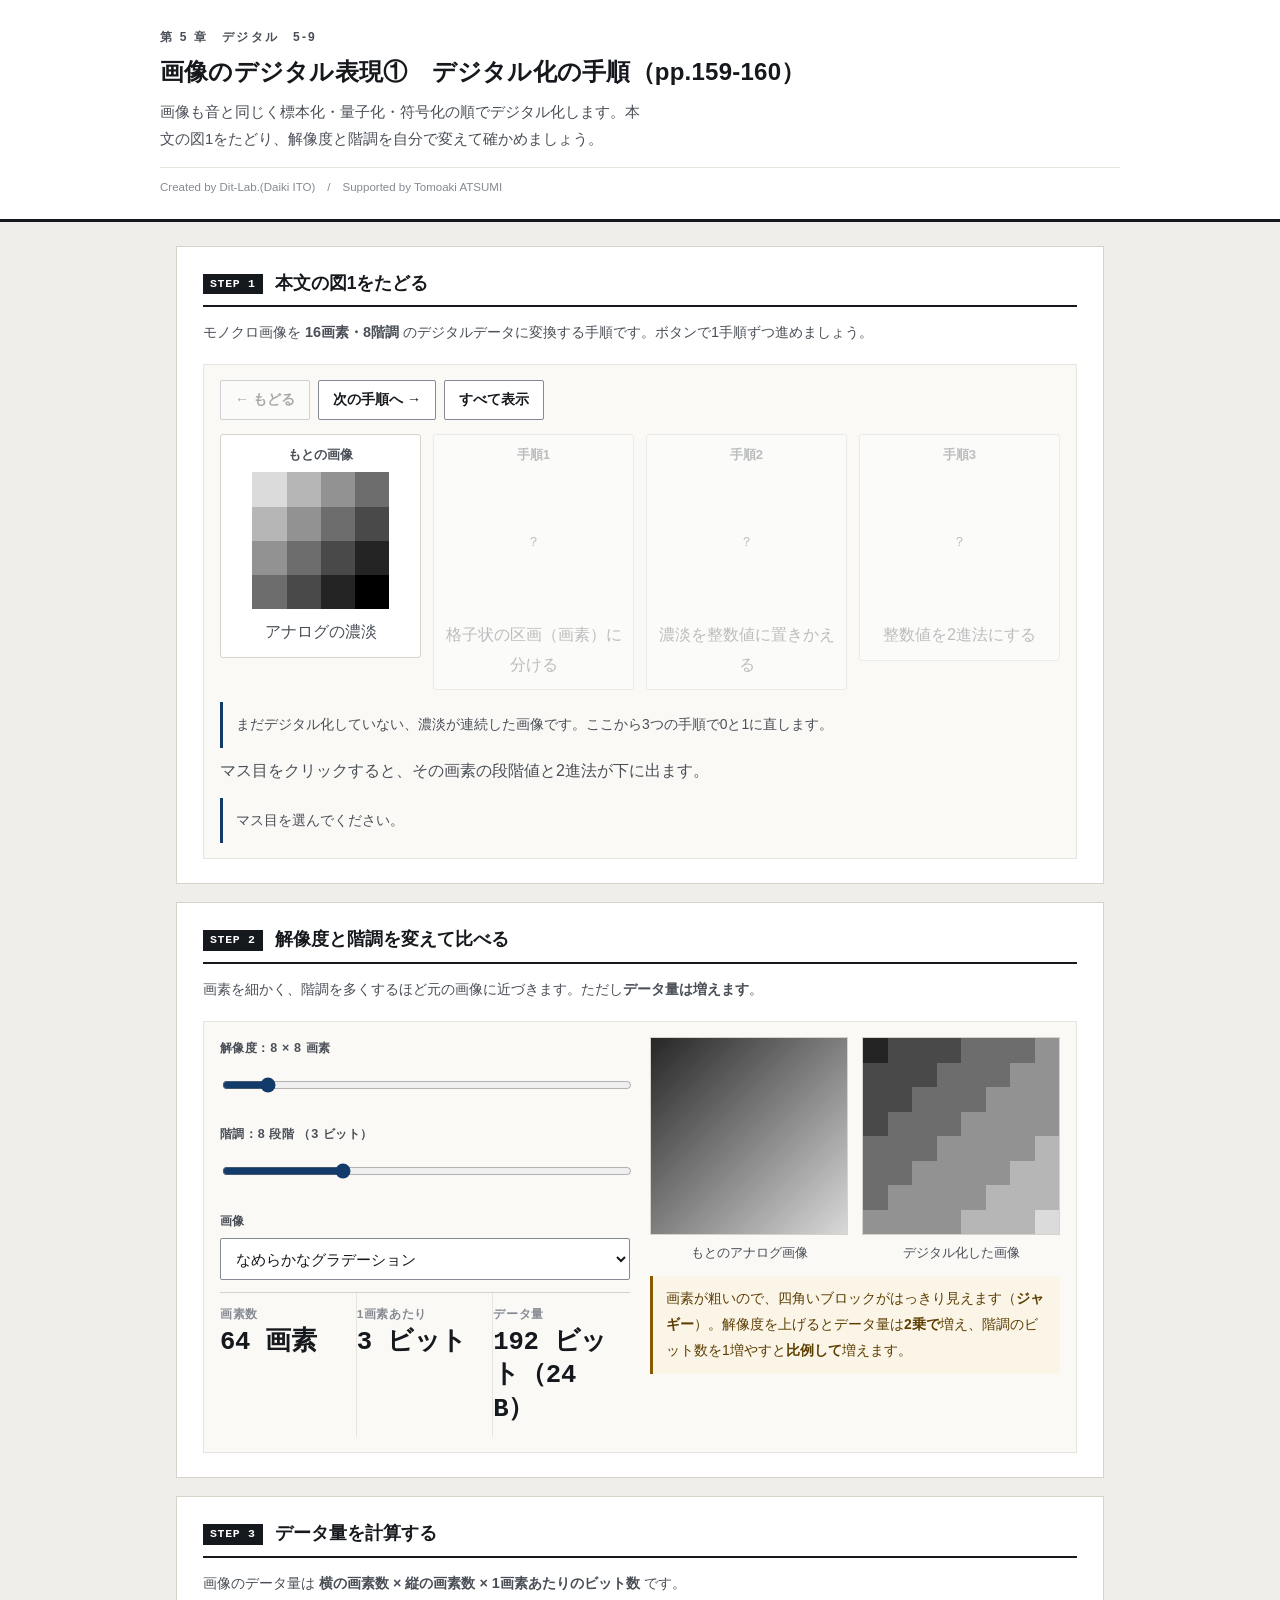
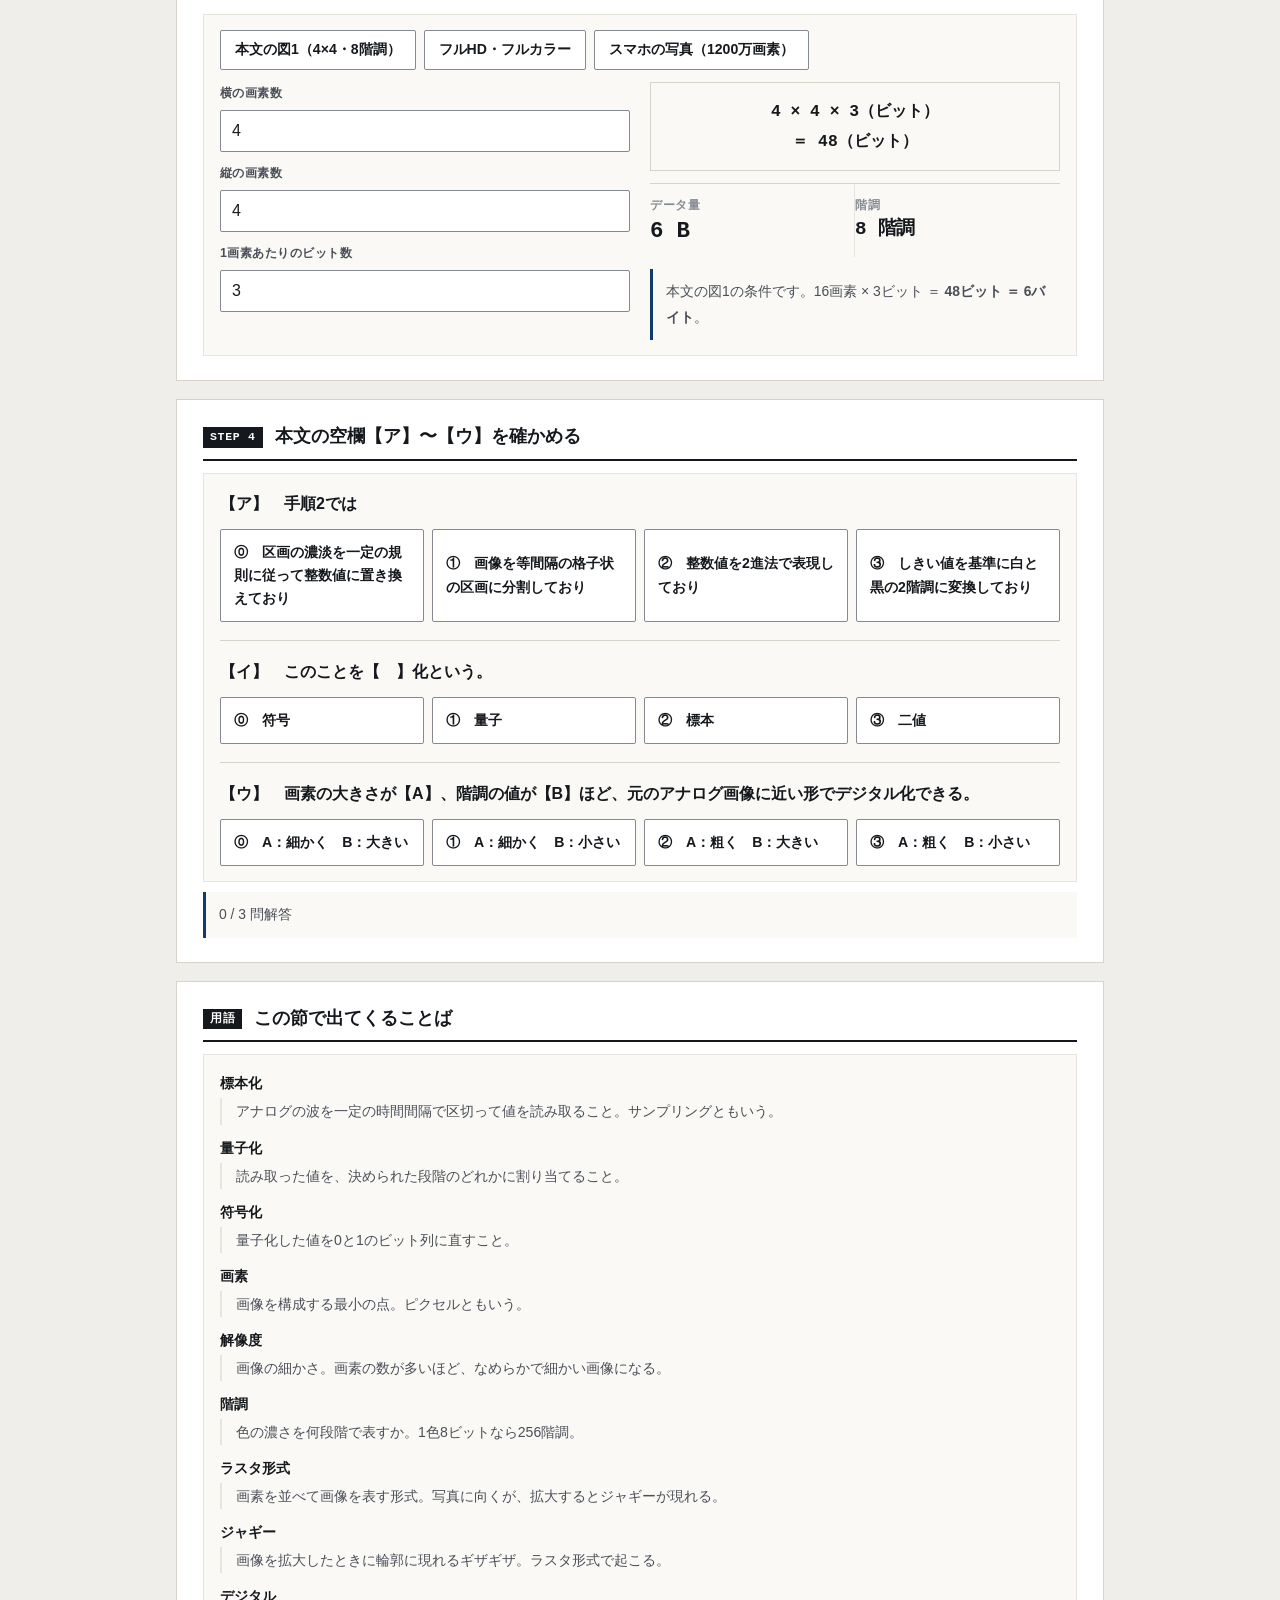
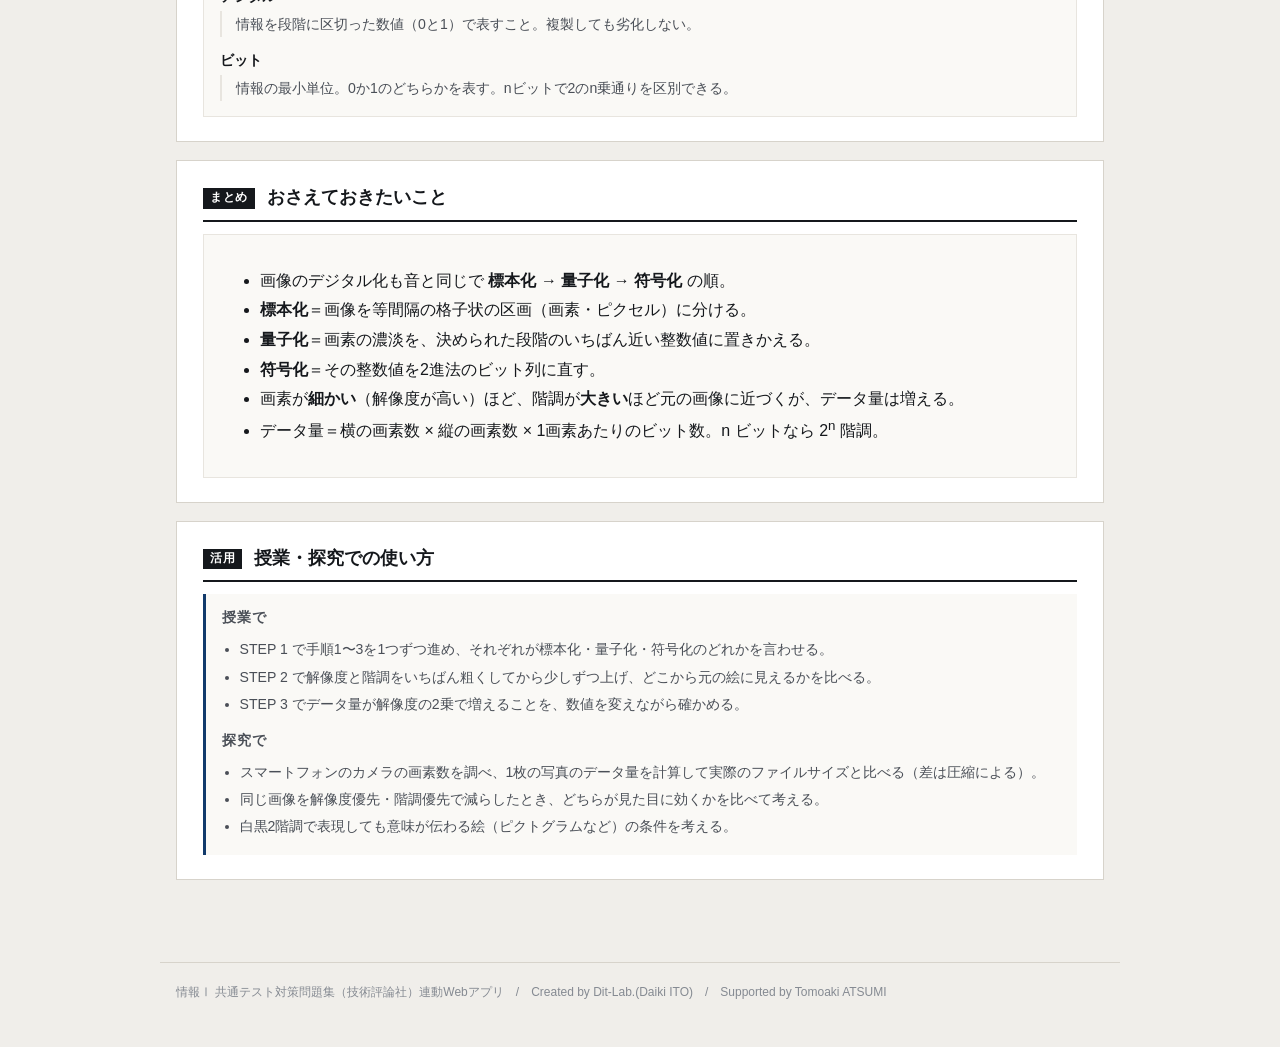
<file: index.html>
<!DOCTYPE html>
<html lang="ja">
<head>
<meta charset="UTF-8">
<meta name="viewport" content="width=device-width, initial-scale=1.0">
<title>画像のデジタル表現①　デジタル化の手順｜情報Ⅰ共通テスト対策問題集</title>
<meta name="description" content="画像も音と同じく標本化・量子化・符号化の順でデジタル化します。本文の図1をたどり、解像度と階調を自分で変えて確かめましょう。">
<link rel="icon" href="data:image/svg+xml,%3Csvg xmlns=%22http://www.w3.org/2000/svg%22 viewBox=%220 0 32 32%22%3E%3Crect width=%2232%22 height=%2232%22 fill=%22%2315181c%22/%3E%3Ctext x=%2216%22 y=%2222%22 font-size=%2218%22 font-family=%22monospace%22 fill=%22%23fff%22 text-anchor=%22middle%22%3E01%3C/text%3E%3C/svg%3E">
<link rel="stylesheet" href="css/style.css?v=88681cd4">
<link rel="stylesheet" href="css/app.css?v=3273e4b7">
</head>
<body>

<header class="app-header">
  <div class="inner">
    <span class="eyebrow">第 5 章　デジタル　5-9</span>
    <h1>画像のデジタル表現①　デジタル化の手順（pp.159-160）</h1>
    <p class="lead">画像も音と同じく標本化・量子化・符号化の順でデジタル化します。本文の図1をたどり、解像度と階調を自分で変えて確かめましょう。</p>
    <p class="credit">Created by Dit-Lab.(Daiki ITO)　/　Supported by Tomoaki ATSUMI</p>
  </div>
</header>

<main class="wrap">
  <section class="step" id="step1">
    <h2><span class="no">STEP 1</span>本文の図1をたどる</h2>
    <p class="desc">モノクロ画像を <strong>16画素・8階調</strong> のデジタルデータに変換する手順です。ボタンで1手順ずつ進めましょう。</p>
    <div class="panel">
      <div class="btn-row">
        <button class="btn" id="stepPrev">← もどる</button>
        <button class="btn" id="stepNext">次の手順へ →</button>
        <button class="btn" id="stepAll">すべて表示</button>
      </div>
      <div class="pipe" id="pipeBox" style="margin-top:14px"></div>
      <div class="note" id="pipeNote" style="margin-top:12px"></div>
      <p class="small" style="color:var(--muted);margin-top:8px">マス目をクリックすると、その画素の段階値と2進法が下に出ます。</p>
      <div class="note info" id="cellNote" style="margin-top:6px">マス目を選んでください。</div>
    </div>
  </section>

  <section class="step" id="step2">
    <h2><span class="no">STEP 2</span>解像度と階調を変えて比べる</h2>
    <p class="desc">画素を細かく、階調を多くするほど元の画像に近づきます。ただし<strong>データ量は増えます</strong>。</p>
    <div class="panel">
      <div class="grid c2">
        <div>
          <label class="fld" for="res">解像度：<span class="mono" id="resV">8</span> × <span class="mono" id="resV2">8</span> 画素</label>
          <input type="range" id="res" min="2" max="64" step="1" value="8">
          <label class="fld" for="lv" style="margin-top:12px">階調：<span class="mono" id="lvV">8</span> 段階
            （<span class="mono" id="lvBit">3</span> ビット）</label>
          <input type="range" id="lv" min="1" max="8" step="1" value="3">
          <label class="fld" for="picSel" style="margin-top:12px">画像</label>
          <select class="sel" id="picSel">
            <option value="grad" selected>なめらかなグラデーション</option>
            <option value="face">丸と線のある絵</option>
            <option value="text">細かい模様</option>
          </select>
          <div class="metrics" style="margin-top:12px">
            <div class="metric"><div class="k">画素数</div><div class="v" id="mPx">—</div></div>
            <div class="metric"><div class="k">1画素あたり</div><div class="v" id="mBpp">—</div></div>
            <div class="metric"><div class="k">データ量</div><div class="v" id="mSize">—</div></div>
          </div>
        </div>
        <div>
          <div class="imgpair">
            <figure><div id="imgOrig"></div><figcaption>もとのアナログ画像</figcaption></figure>
            <figure><div id="imgDig"></div><figcaption>デジタル化した画像</figcaption></figure>
          </div>
          <div class="note" id="imgNote" style="margin-top:12px"></div>
        </div>
      </div>
    </div>
  </section>

  <section class="step" id="step3">
    <h2><span class="no">STEP 3</span>データ量を計算する</h2>
    <p class="desc">画像のデータ量は <strong>横の画素数 × 縦の画素数 × 1画素あたりのビット数</strong> です。</p>
    <div class="panel">
      <div class="btn-row" style="flex-wrap:wrap">
        <button class="btn" data-pre="4,4,3">本文の図1（4×4・8階調）</button>
        <button class="btn" data-pre="1920,1080,24">フルHD・フルカラー</button>
        <button class="btn" data-pre="4032,3024,24">スマホの写真（1200万画素）</button>
      </div>
      <div class="grid c2" style="margin-top:12px">
        <div>
          <label class="fld" for="pw">横の画素数</label><input type="number" id="pw" value="4" min="1" class="mono">
          <label class="fld" for="ph" style="margin-top:10px">縦の画素数</label><input type="number" id="ph" value="4" min="1" class="mono">
          <label class="fld" for="pb" style="margin-top:10px">1画素あたりのビット数</label><input type="number" id="pb" value="3" min="1" class="mono">
        </div>
        <div>
          <div class="eqbox" id="pEq">—</div>
          <div class="metrics" style="margin-top:12px">
            <div class="metric"><div class="k">データ量</div><div class="v" id="pSize" style="font-size:1.4rem">—</div></div>
            <div class="metric"><div class="k">階調</div><div class="v" id="pLv" style="font-size:1.2rem">—</div></div>
          </div>
          <div class="note info" id="pNote" style="margin-top:12px"></div>
        </div>
      </div>
    </div>
  </section>

  <section class="step" id="step4">
    <h2><span class="no">STEP 4</span>本文の空欄【ア】〜【ウ】を確かめる</h2>
    <div class="panel" id="blankBox"></div>
    <div class="note" id="blankNote" style="margin-top:10px"></div>
  </section>

  <section class="step" id="glossary">
    <h2><span class="no">用語</span>この節で出てくることば</h2>
    <div class="panel"><div id="glossBox"></div></div>
  </section>

  <section class="step" id="wrap">
    <h2><span class="no">まとめ</span>おさえておきたいこと</h2>
    <div class="panel">
      <ul class="bullets">
        <li>画像のデジタル化も音と同じで <strong>標本化 → 量子化 → 符号化</strong> の順。</li>
        <li><strong>標本化</strong>＝画像を等間隔の格子状の区画（画素・ピクセル）に分ける。</li>
        <li><strong>量子化</strong>＝画素の濃淡を、決められた段階のいちばん近い整数値に置きかえる。</li>
        <li><strong>符号化</strong>＝その整数値を2進法のビット列に直す。</li>
        <li>画素が<strong>細かい</strong>（解像度が高い）ほど、階調が<strong>大きい</strong>ほど元の画像に近づくが、データ量は増える。</li>
        <li>データ量＝横の画素数 × 縦の画素数 × 1画素あたりのビット数。n ビットなら 2<sup>n</sup> 階調。</li>
      </ul>
    </div>
  </section>

  <section class="step">
    <h2><span class="no">活用</span>授業・探究での使い方</h2>
    <div class="use-note">
      <h3>授業で</h3>
      <ul>
        <li>STEP 1 で手順1〜3を1つずつ進め、それぞれが標本化・量子化・符号化のどれかを言わせる。</li>
        <li>STEP 2 で解像度と階調をいちばん粗くしてから少しずつ上げ、どこから元の絵に見えるかを比べる。</li>
        <li>STEP 3 でデータ量が解像度の2乗で増えることを、数値を変えながら確かめる。</li>
      </ul>
      <h3 style="margin-top:12px">探究で</h3>
      <ul>
        <li>スマートフォンのカメラの画素数を調べ、1枚の写真のデータ量を計算して実際のファイルサイズと比べる（差は圧縮による）。</li>
        <li>同じ画像を解像度優先・階調優先で減らしたとき、どちらが見た目に効くかを比べて考える。</li>
        <li>白黒2階調で表現しても意味が伝わる絵（ピクトグラムなど）の条件を考える。</li>
      </ul>
    </div>
  </section>

</main>

<footer class="app-footer">
  情報Ⅰ 共通テスト対策問題集（技術評論社）連動Webアプリ　/　Created by Dit-Lab.(Daiki ITO)　/　Supported by Tomoaki ATSUMI
</footer>

<script src="js/terms.js?v=15cd8960"></script>
<script src="js/app.js?v=30de1bd4"></script>
</body>
</html>
</file>
<file: css/style.css>
/* =========================================================
   情報Ⅰ 共通テスト対策問題集 — Web アプリ共通スタイル
   紙面（参考書）に寄せた設計。装飾色は使わず、色は意味を持つときだけ。
   ========================================================= */

:root{
  --paper:#ffffff;
  --paper-2:#faf9f6;      /* うすい紙 */
  --bg:#f0eeea;           /* 台紙 */
  --ink:#15181c;
  --ink-2:#4a4f57;
  --ink-3:#858a92;
  --rule:#d7d3cb;
  /* 旧名のまま書かれているアプリ用の別名（未定義だと枠線や文字色が消えるため） */
  --line: var(--rule);
  --muted: var(--ink-2);
  --sans: var(--font);         /* 罫線 */
  --rule-2:#e8e5df;
  --accent:#123a6b;       /* 濃紺。主要操作と現在地だけに使う */
  --accent-w:#e9eef6;
  --zero:#c0392b;         /* 左＝0 */
  --one:#1d4ed8;          /* 右＝1 */
  --ok:#1f7a3d;   --ok-bg:#eef6f0;
  --ng:#b3261e;   --ng-bg:#fbefee;
  --warn:#8a5a00; --warn-bg:#fbf5e8;
  --font:"Hiragino Kaku Gothic ProN","Hiragino Sans","Yu Gothic Medium","Yu Gothic",
         "Noto Sans JP",Meiryo,-apple-system,BlinkMacSystemFont,sans-serif;
  --mono:"SFMono-Regular",Menlo,Consolas,"Courier New",monospace;
}

*{box-sizing:border-box}
[hidden]{display:none !important}
html{-webkit-text-size-adjust:100%}
body{
  margin:0; background:var(--bg); color:var(--ink);
  font-family:var(--font); font-size:16px; line-height:1.85;
  font-feature-settings:"palt" 1;
}
h1,h2,h3,h4{line-height:1.45; margin:0; font-weight:700}
p{margin:0 0 .75em} p:last-child{margin-bottom:0}
a{color:var(--accent)}

/* ---------- 標題 ---------- */
.app-header{background:var(--paper); border-bottom:3px solid var(--ink); padding:26px 20px 20px}
.app-header .inner{max-width:960px; margin:0 auto}
.app-header .eyebrow{
  font-size:.75rem; font-weight:700; color:var(--ink-2); letter-spacing:.18em;
  display:block; margin-bottom:7px;
}
.app-header h1{font-size:1.5rem; letter-spacing:.01em}
.app-header .lead{font-size:.92rem; color:var(--ink-2); margin-top:9px; max-width:60ch}
.app-header .credit{
  font-size:.72rem; color:var(--ink-3); margin-top:14px;
  padding-top:9px; border-top:1px solid var(--rule-2);
}

/* ---------- 版面 ---------- */
.wrap{max-width:960px; margin:0 auto; padding:24px 16px 64px}
.step{background:var(--paper); border:1px solid var(--rule); padding:24px 26px; margin-bottom:18px}
.step > h2{
  display:flex; align-items:baseline; gap:12px; font-size:1.1rem;
  padding-bottom:9px; border-bottom:2px solid var(--ink); margin-bottom:12px;
}
.step > h2 .no{
  flex:none; font-family:var(--mono); font-size:.72rem; font-weight:700;
  background:var(--ink); color:var(--paper); padding:2px 7px; letter-spacing:.06em;
  position:relative; top:-2px;
}
.step > .desc{color:var(--ink-2); font-size:.9rem; margin-bottom:18px}
.step[hidden]{display:none}

.grid{display:grid; gap:20px}
.grid > *{min-width:0}          /* 子の中身で列が広がるのを防ぐ */
@media(min-width:800px){ .grid.c2{grid-template-columns:1fr 1fr} }
@media(min-width:800px){ .grid.c21{grid-template-columns:1.45fr 1fr} }

.panel{border:1px solid var(--rule-2); background:var(--paper-2); padding:15px 16px; min-width:0}
.panel > h3{
  font-size:.8rem; font-weight:700; color:var(--ink-2); letter-spacing:.08em;
  margin-bottom:12px; padding-bottom:6px; border-bottom:1px solid var(--rule);
}

/* ---------- 部品 ---------- */
.btn{
  appearance:none; border:1px solid var(--ink-3); background:var(--paper); color:var(--ink);
  font-family:inherit; font-size:.88rem; font-weight:700; padding:8px 14px;
  border-radius:2px; cursor:pointer; min-height:40px; line-height:1.4;
  transition:background .12s, border-color .12s, color .12s;
}
.btn:hover:not(:disabled){background:var(--accent-w); border-color:var(--accent); color:var(--accent)}
.btn:disabled{opacity:.35; cursor:not-allowed}
.btn.primary{background:var(--accent); color:var(--paper); border-color:var(--accent)}
.btn.primary:hover:not(:disabled){background:#0d2c53; color:var(--paper)}
.btn.ghost{border-color:var(--rule); color:var(--ink-2)}
.btn.sm{font-size:.8rem; padding:5px 10px; min-height:34px}
.btn-row{display:flex; flex-wrap:wrap; gap:8px; align-items:center}

/* タブ（見出し下線式） */
.seg{display:flex; gap:0; border-bottom:1px solid var(--rule)}
.seg button{
  appearance:none; border:0; background:transparent; font-family:inherit; font-size:.88rem;
  font-weight:700; color:var(--ink-3); padding:9px 4px; margin-right:26px; cursor:pointer;
  border-bottom:3px solid transparent; margin-bottom:-1px; min-height:40px;
}
.seg button:hover{color:var(--ink-2)}
.seg button[aria-pressed="true"]{color:var(--ink); border-bottom-color:var(--accent)}

label.fld{display:block; font-size:.78rem; font-weight:700; color:var(--ink-2); margin-bottom:5px; letter-spacing:.04em}
input[type=text], textarea, input[type=number]{
  width:100%; font-family:inherit; font-size:1rem; color:var(--ink);
  border:1px solid var(--ink-3); border-radius:2px; padding:9px 11px;
  background:var(--paper); min-height:42px;
}
input:focus, textarea:focus{outline:2px solid var(--accent); outline-offset:-1px; border-color:var(--accent)}
.btn:focus-visible, .seg button:focus-visible, .node-card:focus-visible{outline:2px solid var(--accent); outline-offset:2px}
textarea{resize:vertical; line-height:1.7}
.mono{font-family:var(--mono)}

table.tbl{width:100%; border-collapse:collapse; font-size:.89rem}
table.tbl th, table.tbl td{border-bottom:1px solid var(--rule-2); padding:7px 10px; text-align:right}
table.tbl th:first-child, table.tbl td:first-child{text-align:left}
table.tbl thead th{border-bottom:1.5px solid var(--ink); font-size:.76rem; color:var(--ink-2); font-weight:700; white-space:nowrap}
.tbl-scroll{overflow-x:auto; -webkit-overflow-scrolling:touch; max-width:100%}

.note{padding:10px 13px; font-size:.87rem; border-left:3px solid var(--ink-3); background:var(--paper-2); overflow-wrap:break-word; word-break:break-word}
.note.ok{background:var(--ok-bg); border-left-color:var(--ok); color:#123f22}
.note.ng{background:var(--ng-bg); border-left-color:var(--ng); color:#6d1a15}
.note.info{background:var(--paper-2); border-left-color:var(--accent); color:var(--ink-2)}
.note.warn{background:var(--warn-bg); border-left-color:var(--warn); color:#5c3d00}
.note[hidden]{display:none}

.badge{
  display:inline-block; font-size:.72rem; font-weight:700; padding:1px 7px;
  border:1px solid var(--rule); color:var(--ink-2); background:var(--paper); letter-spacing:.04em;
}

/* 数値は罫線で仕切るだけ。カードにしない */
.metrics{display:flex; flex-wrap:wrap; gap:0; border-top:1px solid var(--rule)}
.metric{flex:1 1 130px; padding:11px 14px 11px 0; border-right:1px solid var(--rule-2)}
.metric:last-child{border-right:0}
.metric .k{font-size:.74rem; color:var(--ink-3); font-weight:700; letter-spacing:.05em}
.metric .v{font-size:1.6rem; font-weight:700; line-height:1.3; font-family:var(--mono); letter-spacing:-.01em}
.metric .s{font-size:.76rem; color:var(--ink-2)}

.bit0{color:var(--zero); font-weight:700}
.bit1{color:var(--one); font-weight:700}

.app-footer{
  max-width:960px; margin:0 auto; padding:18px 16px 44px; color:var(--ink-3);
  font-size:.75rem; border-top:1px solid var(--rule);
}
.sr-only{position:absolute;width:1px;height:1px;overflow:hidden;clip:rect(0 0 0 0);white-space:nowrap}

@media(max-width:640px){
  body{font-size:15px}
  .app-header{padding:20px 16px 16px}
  .app-header h1{font-size:1.16rem}
  .wrap{padding:16px 12px 52px}
  .step{padding:18px 15px}
  .seg button{margin-right:18px; font-size:.84rem}
  .metric{flex-basis:50%; border-right:0}
}
@media (prefers-reduced-motion:reduce){ *{animation:none!important; transition:none!important} }

/* ---------- 自分のデータ・共有・印刷 ---------- */
.toolbar{display:flex; flex-wrap:wrap; gap:8px; align-items:center; margin-top:12px;
  padding-top:12px; border-top:1px solid var(--rule-2)}
.toolbar .hint{font-size:.78rem; color:var(--ink-3)}
.paste-area{width:100%; min-height:110px; font-family:var(--mono); font-size:.86rem}
.use-note{background:var(--paper-2); border-left:3px solid var(--accent); padding:14px 16px; font-size:.88rem}
.use-note h3{font-size:.86rem; letter-spacing:.06em; margin-bottom:8px; color:var(--ink-2)}
.use-note ol, .use-note ul{margin:0; padding-left:1.25em; line-height:1.95; color:var(--ink-2)}

@media print{
  body{background:#fff}
  .app-header{border-bottom:2px solid #000}
  .step{border:1px solid #bbb; break-inside:avoid; page-break-inside:avoid; margin-bottom:12px}
  .btn, .seg, .toolbar, input[type=range]{display:none !important}
  .note{border-left-width:2px}
  a[href]:after{content:""}
}

/* ---------- 入力グリッド ---------- */
.dg-scroll{overflow:auto; -webkit-overflow-scrolling:touch; border:1px solid var(--rule); background:var(--paper); max-height:420px}
table.dg{border-collapse:collapse; font-family:var(--mono); font-size:.9rem; min-width:100%}
table.dg th, table.dg td{border:1px solid var(--rule-2); padding:0}
table.dg thead th{background:var(--paper-2); position:sticky; top:0; z-index:2}
table.dg .dg-n{background:var(--paper-2); color:var(--ink-3); font-size:.76rem; font-weight:400;
  text-align:center; min-width:34px; padding:0 4px; position:sticky; left:0; z-index:1}
table.dg .dg-corner{background:var(--paper-2); min-width:34px; position:sticky; left:0; z-index:3}
table.dg .dg-act{background:var(--paper-2); width:34px}
.dg-h, .dg-c{width:100%; min-width:96px; border:0; background:transparent; font-family:inherit;
  font-size:.9rem; padding:8px 9px; color:var(--ink); min-height:38px}
.dg-h{font-weight:700; font-family:var(--font); font-size:.82rem; color:var(--ink-2)}
.dg-c.num{text-align:right}
.dg-c:focus, .dg-h:focus{outline:2px solid var(--accent); outline-offset:-2px; background:var(--accent-w)}
.dg-del{border:0; background:transparent; color:var(--ink-3); cursor:pointer; width:32px; height:34px; font-size:1rem}
.dg-del:hover{color:var(--ng)}
.dg-tools{display:flex; flex-wrap:wrap; gap:8px; align-items:center; margin-top:10px}
.dg-hint{font-size:.76rem; color:var(--ink-3)}

/* ---------- ファイル読み込み ---------- */
.filebox{display:flex; flex-wrap:wrap; gap:10px; align-items:center; padding:12px;
  border:1px dashed var(--rule); background:var(--paper-2)}
.filebox input[type=file]{font-size:.85rem; font-family:inherit; max-width:100%}
.filebox .sel{max-width:220px}
.filelabel{display:inline-flex; align-items:center; gap:6px; font-size:.85rem; font-weight:700;
  border:1px solid var(--ink-3); background:var(--paper); padding:8px 14px; border-radius:2px; cursor:pointer; min-height:40px}
.filelabel:hover{border-color:var(--accent); color:var(--accent); background:var(--accent-w)}
.filelabel input{display:none}

/* ---------- 用語解説 ---------- */
.term{position:relative; border-bottom:1.5px dotted var(--accent); cursor:help; color:var(--accent); font-weight:700}
.term .term-pop{display:none; position:absolute; left:0; top:1.7em; z-index:50; width:min(300px,78vw);
  background:var(--paper); border:1px solid var(--ink-3); box-shadow:0 6px 20px rgba(0,0,0,.14);
  padding:10px 12px; font-size:.82rem; font-weight:400; color:var(--ink-2); line-height:1.75;
  border-left:3px solid var(--accent); cursor:auto; text-align:left}
.term .term-pop b{display:block; color:var(--ink); font-size:.86rem; margin-bottom:3px}
.term.open .term-pop{display:block}
dl.gloss{margin:0; font-size:.88rem}
dl.gloss dt{font-weight:700; color:var(--ink); margin-top:10px}
dl.gloss dt:first-child{margin-top:0}
dl.gloss dd{margin:2px 0 0; color:var(--ink-2); line-height:1.85; padding-left:1em; border-left:2px solid var(--rule-2)}
@media print{ .term{border-bottom:0; color:inherit} .term .term-pop{display:none !important} }

/* ---------- スマホ・タブレット ---------- */
@media (max-width:1024px){
  /* iOS で入力時に画面が勝手に拡大するのを防ぐ（16px 未満だとズームする） */
  input[type=text], input[type=number], textarea, select, .dg-c, .dg-h{ font-size:16px }
  .dg-c, .dg-h{ min-width:110px }
}
@media (max-width:820px){
  .grid.c2,.grid.c21{grid-template-columns:1fr}
  .dg-scroll{max-height:340px}
  .filebox{flex-direction:column; align-items:stretch}
  .filebox .sel{max-width:100%}
  .term .term-pop{left:auto; right:0; width:min(280px,86vw)}
}
@media (max-width:480px){
  .step > h2{font-size:1rem; flex-wrap:wrap}
  .metrics{gap:0}
  .metric{flex-basis:50%; padding-right:10px}
  .metric .v{font-size:1.3rem}
  .btn{padding:8px 12px}
  .dg-tools{gap:6px}
  .dg-hint{width:100%}
}
/* タッチ操作でのスクロールを滑らかに */
.tbl-scroll, .dg-scroll, .tree-box{ -webkit-overflow-scrolling:touch; overscroll-behavior-x:contain }

/* 幅指定つきの入力欄がスマートフォンではみ出さないようにする */
input[type=text], input[type=number], input[type=search], textarea, select{ max-width:100% }
.btn-row > label{ min-width:0; max-width:100% }
.btn-row > label input, .btn-row > label select{ max-width:100% }

/* 共通：○×判定・並べかえ（quiz.js 用） */
.abcde{border:1px solid var(--rule); border-radius:3px; overflow:hidden}
.abcde > div{border-top:1px solid var(--rule); padding:10px 12px}
.abcde > div:first-child{border-top:0}
.abcde .st{display:flex; gap:10px; align-items:flex-start; flex-wrap:wrap}
.abcde .st .k{font-weight:700; font-family:var(--mono); min-width:1.4em}
.abcde .st .t{flex:1; min-width:12em}
.abcde .jb{display:flex; gap:6px}
.abcde .jb .btn{min-width:3.4em; padding:6px 10px; text-align:center}
.prep{display:grid; grid-template-columns:repeat(auto-fit,minmax(150px,1fr)); gap:10px; margin-top:10px}
.prep .slot{border:1px dashed var(--ink-3); border-radius:3px; padding:10px; min-height:92px; background:var(--paper)}
.prep .slot.filled{border-style:solid}
.prep .slot .tag{font:700 .74rem/1.4 var(--mono); color:var(--accent); display:block; margin-bottom:6px}
.prep .slot .txt{font-size:.86rem; line-height:1.7}
.cards{display:flex; flex-wrap:wrap; gap:8px; margin-top:10px}
.cards .c{border:1px solid var(--ink-3); border-radius:3px; padding:9px 12px; background:var(--paper);
  cursor:pointer; font-size:.88rem; max-width:100%; text-align:left; font-family:inherit; color:var(--ink)}
.cards .c:hover{background:var(--warn-bg)}
.cards .c.used{opacity:.35; pointer-events:none}

/* --- 予想してから実行 --- */
.pmark{display:inline-block; background:var(--accent); color:#fff; font-size:.7rem; font-weight:700;
  letter-spacing:.08em; padding:2px 7px; border-radius:2px; margin-right:8px; vertical-align:2px}
input.pin{font-size:1.05rem; padding:7px 10px; border:1px solid var(--rule); border-radius:3px;
  width:9em; max-width:100%; background:#fff}
.btn-row .unit{color:var(--muted); font-size:.9rem}
.choice4 .btn.on{border-color:var(--accent); box-shadow:inset 0 0 0 1px var(--accent); font-weight:700}
/* 設問文の見出し（flex ではなく通常の段落。.qhead は左右振り分け用なので用途が別） */
.pq{margin:0 0 10px; font-weight:700; line-height:1.85}

/* --- 自分のテーマでやってみる（ワークシート） --- */
.wsheet{display:grid; gap:14px}
@media(min-width:760px){ .wsheet{grid-template-columns:1fr 1fr} }
.wsf{display:block}
.wsf .wsl{display:block; font-weight:700; font-size:.9rem; margin-bottom:3px}
.wsf .wsh{display:block; font-size:.78rem; color:var(--muted); margin-bottom:5px; line-height:1.6}
.wsf textarea{width:100%; max-width:100%; font:inherit; font-size:.92rem; line-height:1.75;
  padding:8px 10px; border:1px solid var(--rule); border-radius:3px; background:#fff; resize:vertical}
.wsf textarea:focus{outline:2px solid var(--accent); outline-offset:-2px}
.wsout{margin-top:14px; border:1px solid var(--ink-3); border-radius:3px; background:#fff; padding:16px 18px}
.wsout h4{margin:0 0 10px; font-size:1rem}
.wsout dl{margin:0}
.wsout dt{font-weight:700; font-size:.84rem; color:var(--accent); margin-top:10px}
.wsout dd{margin:2px 0 0; font-size:.92rem; line-height:1.85; white-space:pre-wrap}
.wsout .wsmsg{margin:10px 0 0; font-size:.86rem; color:var(--muted)}
@media print{
  .app-header, .btn-row, .step:not(.wsprint){ display:none !important }
  .wsout{border:none; padding:0}
}
</file>
<file: css/app.css>
.qhead{display:flex; justify-content:space-between; align-items:center; margin-bottom:12px}
.card-q{border:1px solid var(--rule); background:var(--paper); padding:18px; margin-bottom:14px}
.q-scene{font-size:1rem; font-weight:700; line-height:1.9}
.choice4{display:grid; gap:8px; grid-template-columns:repeat(auto-fit,minmax(160px,1fr))}
.choice4 .btn{text-align:left; line-height:1.65; padding:11px 13px}
.choice4 .btn.correct{background:var(--ok-bg); border-color:var(--ok); color:var(--ok)}
.choice4 .btn.wrong{background:var(--ng-bg); border-color:var(--ng); color:var(--ng)}
.choice4.locked{pointer-events:none}
.sel{width:100%; font-family:inherit; font-size:.95rem; padding:9px 11px; min-height:42px;
  border:1px solid var(--ink-3); border-radius:2px; background:var(--paper); color:var(--ink)}
input[type=range]{width:100%; accent-color:var(--accent); height:34px}
.why{font-size:.85rem; color:var(--ink-2); line-height:1.85}
.eqbox{font-family:var(--mono); font-size:1.02rem; font-weight:700; text-align:center; padding:14px;
  border:1px solid var(--rule); background:var(--paper-2); line-height:1.8}
.blankin{border:1.5px solid var(--accent); background:#fff; padding:6px 8px; text-align:center;
  font-family:var(--mono); min-height:38px; font-size:.95rem; max-width:120px}
.blankin.ok{border-color:var(--ok); background:var(--ok-bg)}
.blankin.ng{border-color:var(--ng); background:var(--ng-bg)}
table.tbl td .blankin{width:100%; max-width:none}

/* --- 5-9 画像のデジタル表現① --- */
.pipe{display:grid;grid-template-columns:repeat(auto-fit,minmax(150px,1fr));gap:12px;align-items:start}
.pipe .cell{border:1px solid var(--line);border-radius:3px;padding:10px;text-align:center;background:#fff}
.pipe .cell.dim{opacity:.35}
.pipe .cell h4{margin:0 0 8px;font-size:.82rem;color:var(--muted);font-weight:700}
.px{border-collapse:collapse;margin:0 auto}
.px td{width:34px;height:34px;border:1px solid #d7d3cb;text-align:center;font:700 .8rem/1 var(--mono);padding:0}
.px td.sel{outline:2px solid #123a6b;outline-offset:-2px}
.px.small td{width:24px;height:24px;font-size:.62rem}
.imgpair{display:grid;grid-template-columns:repeat(auto-fit,minmax(180px,1fr));gap:14px}
.imgpair figure{margin:0;text-align:center}
.imgpair figcaption{font-size:.8rem;color:var(--muted);margin-top:6px}
.imgpair svg{display:block;width:100%;max-width:260px;margin:0 auto;border:1px solid var(--line)}
</file>
